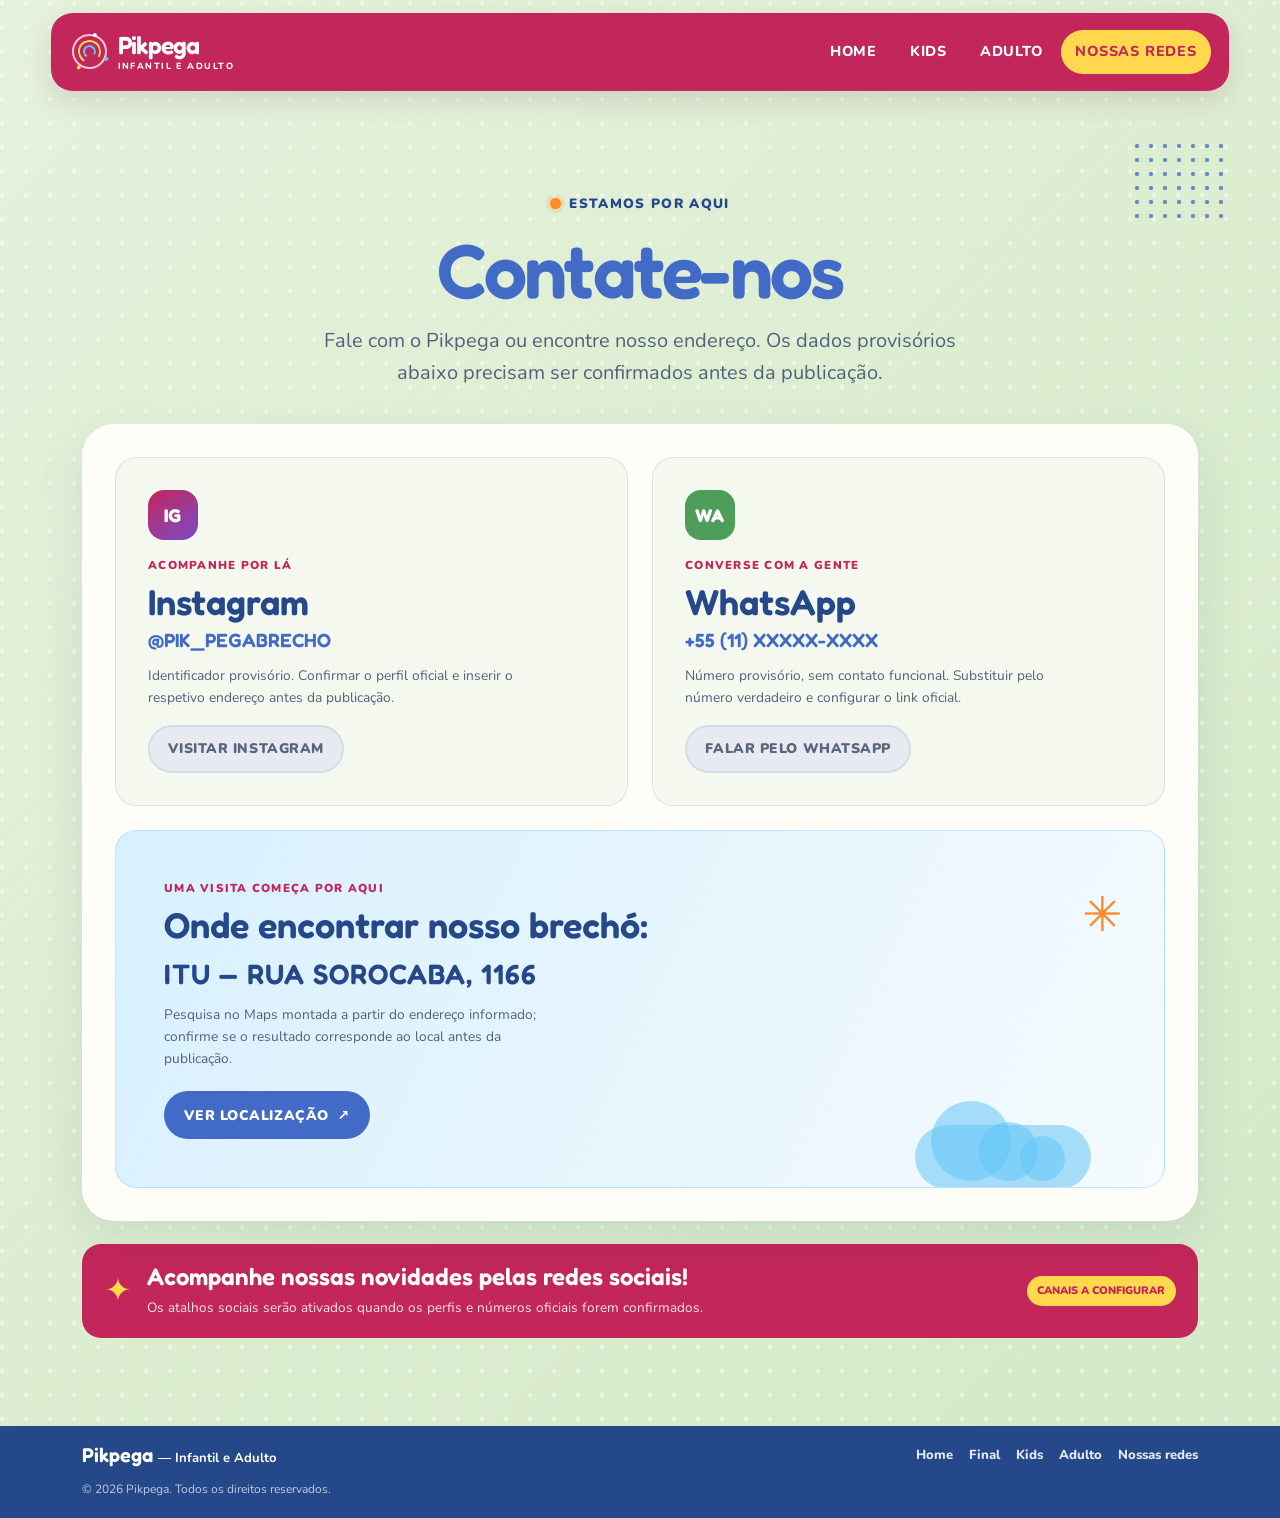
<file: redes.html>
<!doctype html>
<html lang="pt-BR">
<head>
  <meta charset="utf-8">
  <meta name="viewport" content="width=device-width, initial-scale=1">
  <meta name="theme-color" content="#d8ebcb">
  <meta name="description" content="Encontre os canais de contato do brechó Pikpega. Confirme os dados oficiais de redes sociais, WhatsApp e endereço antes da publicação.">
  <title>Contate-nos — Pikpega</title>
  <link rel="preconnect" href="https://fonts.googleapis.com">
  <link rel="preconnect" href="https://fonts.gstatic.com" crossorigin>
  <link href="https://fonts.googleapis.com/css2?family=Fredoka:wght@400;500;600;700&family=Nunito:wght@400;500;600;700;800&display=swap" rel="stylesheet">
  <link href="https://cdn.jsdelivr.net/npm/bootstrap@5.3.8/dist/css/bootstrap.min.css" rel="stylesheet" integrity="sha384-sRIl4kxILFvY47J16cr9ZwB07vP4J8+LH7qKQnuqkuIAvNWLzeN8tE5YBujZqJLB" crossorigin="anonymous">
  <link rel="stylesheet" href="css/style.css">
</head>
<body>
  <a class="skip-link" href="#conteudo">Pular para o conteúdo</a>
  <header class="site-header container-fluid">
    <div class="header-inner">
      <a class="brand" href="index.html" aria-label="Pikpega — página inicial"><span class="brand-spark" aria-hidden="true"><i></i><i></i><i></i></span><span class="brand-copy"><strong>Pikpega</strong><small>INFANTIL E ADULTO</small></span></a>
      <nav class="site-nav" aria-label="Navegação principal"><ul class="nav-list">
        <li><a class="nav-link" href="index.html">Home</a></li><li><a class="nav-link" href="kids.html">Kids</a></li><li><a class="nav-link" href="adulto.html">Adulto</a></li><li><a class="nav-link is-active" href="redes.html" aria-current="page">Nossas redes</a></li>
      </ul></nav>
    </div>
  </header>

  <main id="conteudo" class="container page-main contact-main">
    <span class="decor decor-dot decor-dot--page" aria-hidden="true"></span>
    <div class="page-heading page-heading--compact">
      <p class="eyebrow"><span class="eyebrow-dot" aria-hidden="true"></span> Estamos por aqui</p>
      <h1><span>Contate-nos</span></h1>
      <p>Fale com o Pikpega ou encontre nosso endereço. Os dados provisórios abaixo precisam ser confirmados antes da publicação.</p>
    </div>

    <section class="contact-panel" aria-label="Canais de contato do brechó Pikpega">
      <div class="row g-4">
        <article class="col-md-6">
          <div class="contact-card">
            <span class="contact-icon contact-icon--instagram" aria-hidden="true">ig</span>
            <p class="contact-kicker">Acompanhe por lá</p>
            <h2>Instagram</h2>
            <p class="contact-value">@PIK_PEGABRECHO</p>
            <p class="contact-help" id="instagram-config">Identificador provisório. Confirmar o perfil oficial e inserir o respetivo endereço antes da publicação.</p>
            <span class="button button--disabled" aria-disabled="true">Visitar Instagram</span>
          </div>
        </article>
        <article class="col-md-6">
          <div class="contact-card">
            <span class="contact-icon contact-icon--whatsapp" aria-hidden="true">wa</span>
            <p class="contact-kicker">Converse com a gente</p>
            <h2>WhatsApp</h2>
            <p class="contact-value">+55 (11) XXXXX-XXXX</p>
            <p class="contact-help" id="whatsapp-config">Número provisório, sem contato funcional. Substituir pelo número verdadeiro e configurar o link oficial.</p>
            <span class="button button--disabled" aria-disabled="true">Falar pelo WhatsApp</span>
          </div>
        </article>
        <article class="col-12">
          <div class="location-card">
            <span class="location-cloud" aria-hidden="true"><i></i><i></i><i></i></span>
            <div class="location-copy">
              <p class="contact-kicker">Uma visita começa por aqui</p>
              <h2>Onde encontrar nosso brechó:</h2>
              <p class="location-address">ITU — RUA SOROCABA, 1166</p>
              <p class="contact-help">Pesquisa no Maps montada a partir do endereço informado; confirme se o resultado corresponde ao local antes da publicação.</p>
              <a class="button button--blue" href="https://www.google.com/maps/search/?api=1&amp;query=ITU%20%E2%80%94%20RUA%20SOROCABA%2C%201166" target="_blank" rel="noopener noreferrer">Ver localização <span aria-hidden="true">↗</span></a>
            </div>
            <span class="location-spark" aria-hidden="true">✳</span>
          </div>
        </article>
      </div>
    </section>

    <section class="social-callout" aria-label="Acompanhe o Pikpega">
      <span class="social-callout-mark" aria-hidden="true">✦</span>
      <div><h2>Acompanhe nossas novidades pelas redes sociais!</h2><p>Os atalhos sociais serão ativados quando os perfis e números oficiais forem confirmados.</p></div>
      <span class="social-status">Canais a configurar</span>
    </section>
  </main>
<footer class="site-footer">
    <div class="container footer-inner">
      <a class="footer-brand" href="index.html">Pikpega <span>— Infantil e Adulto</span></a>
      <nav class="footer-nav" aria-label="Navegação do rodapé">
	      <a href="index.html">Home</a><a href="https://pikpega.vercel.app">Final</a><a href="kids.html">Kids</a><a href="adulto.html">Adulto</a><a href="redes.html">Nossas redes</a>
      </nav>
      <p class="footer-copy">© 2026 Pikpega. Todos os direitos reservados.</p>
    </div>
  </footer>
</body>
</html>
</file>
<file: css/style.css>
@charset "UTF-8";

:root {
  color-scheme: light;
  --green-wash: #e5f1dc;
  --green-soft: #d8ebcb;
  --green-pastel: #b8ddb1;
  --blue: #416bc7;
  --blue-dark: #244889;
  --blue-light: #62c4f5;
  --pink: #c3265b;
  --yellow: #ffd84d;
  --orange: #ff8a2b;
  --leaf: #4d9e59;
  --lilac: #a778c8;
  --white: #fff;
  --ink: #273652;
  --muted: #52627a;
  --paper: #fffdf8;
  --line: rgb(36 72 137 / 12%);
  --shadow-soft: 0 18px 48px rgb(39 67 100 / 10%);
  --font-display: "Fredoka", "Nunito", system-ui, sans-serif;
  --font-body: "Nunito", "Quicksand", system-ui, sans-serif;
}

* { box-sizing: border-box; }
html { scroll-behavior: smooth; }
body {
  min-width: 320px;
  margin: 0;
  color: var(--ink);
  background:
    radial-gradient(circle at 9% 14%, rgb(255 255 255 / 47%) 0 2px, transparent 2.5px) 0 0 / 24px 24px,
    linear-gradient(135deg, var(--green-wash), var(--green-soft) 74%, #d4e9c9);
  font-family: var(--font-body);
  font-size: 1rem;
  line-height: 1.6;
}
img { max-width: 100%; }
a { color: inherit; }
a:focus-visible, button:focus-visible, [tabindex]:focus-visible {
  outline: 3px solid var(--orange);
  outline-offset: 4px;
  border-radius: 6px;
}
.skip-link {
  position: absolute;
  z-index: 20;
  top: 0.75rem;
  left: 0.75rem;
  padding: 0.6rem 1rem;
  color: var(--white);
  background: var(--blue-dark);
  border-radius: 0.6rem;
  transform: translateY(-160%);
}
.skip-link:focus { transform: translateY(0); }

/* Shared header and wordmark */
.site-header {
  position: relative;
  z-index: 2;
  padding: 0.8rem clamp(1rem, 4vw, 3.5rem);
}
.header-inner {
  width: min(100%, 1320px);
  min-height: 78px;
  margin-inline: auto;
  padding: 0.7rem 1.1rem 0.7rem 1.3rem;
  display: flex;
  align-items: center;
  justify-content: space-between;
  gap: 1.25rem;
  border-radius: 1.35rem;
  background: var(--pink);
  box-shadow: 0 10px 24px rgb(123 37 74 / 15%);
}
.brand {
  display: inline-flex;
  align-items: center;
  gap: 0.65rem;
  flex: 0 0 auto;
  color: var(--white);
  text-decoration: none;
}
.brand-copy { display: grid; line-height: 1; }
.brand-copy strong {
  color: var(--white);
  font: 600 1.55rem/1 var(--font-display);
  letter-spacing: -0.045em;
}
.brand-copy small {
  margin-top: 0.23rem;
  font-size: 0.56rem;
  font-weight: 800;
  letter-spacing: 0.16em;
}
.brand-spark {
  position: relative;
  width: 2.2rem;
  height: 2.2rem;
  display: block;
  border: 2px solid rgb(255 255 255 / 75%);
  border-radius: 50%;
  transform: rotate(-15deg);
}
.brand-spark::before, .brand-spark::after {
  position: absolute;
  content: "";
  inset: 0.28rem;
  border: 2px solid var(--yellow);
  border-bottom-color: transparent;
  border-radius: 50%;
}
.brand-spark::after { inset: 0.56rem; border-color: var(--blue-light); border-bottom-color: transparent; }
.brand-spark i { position: absolute; z-index: 1; width: 0.25rem; height: 0.25rem; background: var(--white); border-radius: 50%; }
.brand-spark i:nth-child(1) { top: -0.08rem; right: 0.25rem; }
.brand-spark i:nth-child(2) { bottom: 0.1rem; left: -0.05rem; background: var(--yellow); }
.brand-spark i:nth-child(3) { right: -0.03rem; bottom: 0.12rem; background: var(--blue-light); }
.site-nav { min-width: 0; }
.nav-list {
  display: flex;
  flex-wrap: wrap;
  align-items: center;
  justify-content: flex-end;
  gap: 0.25rem;
  padding: 0;
  margin: 0;
  list-style: none;
}
.site-nav .nav-link {
  min-height: 44px;
  display: inline-flex;
  align-items: center;
  justify-content: center;
  padding: 0.65rem 0.9rem;
  color: var(--white);
  border-radius: 999px;
  font-size: 0.9rem;
  font-weight: 800;
  text-decoration: none;
  text-transform: uppercase;
  letter-spacing: 0.055em;
  transition: background-color 180ms ease, color 180ms ease, transform 180ms ease;
}
.site-nav .nav-link:hover { color: var(--pink); background: var(--white); transform: translateY(-1px); }
.site-nav .nav-link.is-active { color: var(--pink); background: var(--yellow); }

/* Shared button system */
.button {
  min-height: 48px;
  display: inline-flex;
  align-items: center;
  justify-content: center;
  gap: 0.55rem;
  padding: 0.78rem 1.15rem;
  border: 2px solid transparent;
  border-radius: 999px;
  font-size: 0.87rem;
  font-weight: 900;
  line-height: 1.25;
  text-align: center;
  text-decoration: none;
  text-transform: uppercase;
  letter-spacing: 0.04em;
  transition: transform 180ms ease, box-shadow 180ms ease, background-color 180ms ease;
}
.button:hover { transform: translateY(-2px); box-shadow: 0 8px 18px rgb(39 67 100 / 13%); }
.button--blue { color: var(--white); background: var(--blue); }
.button--blue:hover { color: var(--white); background: var(--blue-dark); }
.button--pink { color: var(--white); background: var(--pink); }
.button--pink:hover { color: var(--white); background: #a91e4d; }
.button--disabled {
  color: #58657b;
  background: #e7ebf1;
  border-color: #d5dce7;
  cursor: not-allowed;
  box-shadow: none;
}
.button--disabled:hover { transform: none; box-shadow: none; }

/* Home composition */
.home-main { position: relative; isolation: isolate; padding-block: clamp(3rem, 8vw, 6.5rem) 3rem; }
.home-layout { position: relative; z-index: 1; }
.home-copy { padding-block: 1rem; }
.eyebrow {
  display: inline-flex;
  align-items: center;
  gap: 0.55rem;
  margin: 0 0 1rem;
  color: var(--blue-dark);
  font-size: 0.84rem;
  font-weight: 900;
  letter-spacing: 0.1em;
  text-transform: uppercase;
}
.eyebrow-dot { width: 0.65rem; height: 0.65rem; background: var(--orange); border-radius: 50%; box-shadow: 0 0 0 4px rgb(255 138 43 / 17%); }
h1, h2, h3 { font-family: var(--font-display); }
.home-copy h1 {
  max-width: 12ch;
  margin: 0;
  color: var(--blue-dark);
  font-size: clamp(2.5rem, 5.3vw, 4.65rem);
  font-weight: 600;
  line-height: 0.99;
  letter-spacing: -0.035em;
}
.home-wordmark {
  display: block;
  color: var(--blue);
  font-size: clamp(4.5rem, 10vw, 8rem);
  font-weight: 700;
  letter-spacing: -0.075em;
  line-height: 0.95;
  text-shadow: 0 4px 0 rgb(255 255 255 / 65%);
}
.home-subtitle {
  width: fit-content;
  margin: 1rem 0 0;
  padding: 0.35rem 0.9rem;
  color: var(--pink);
  border: 2px dashed rgb(195 38 91 / 45%);
  border-radius: 999px;
  font: 600 1.25rem/1.3 var(--font-display);
  text-transform: uppercase;
  letter-spacing: 0.09em;
}
.home-description { max-width: 43ch; margin: 1.15rem 0 1.6rem; color: var(--muted); font-size: clamp(1.05rem, 1.4vw, 1.2rem); }
.home-actions { display: flex; flex-wrap: wrap; align-items: center; gap: 0.75rem; }
.home-actions .button { min-height: 52px; }
.text-link { padding: 0.55rem 0.4rem; color: var(--blue-dark); font-weight: 900; text-decoration-thickness: 2px; text-underline-offset: 4px; }
.text-link:hover { color: var(--pink); }
.home-visual-wrap { position: relative; padding: 1.4rem clamp(0.7rem, 4vw, 3rem) 2rem 1rem; }
.home-visual {
  position: relative;
  margin: 0;
  padding: 0.65rem;
  overflow: hidden;
  border: 3px solid var(--white);
  border-radius: 34% 34% 1.6rem 1.6rem / 20% 20% 1.6rem 1.6rem;
  background: var(--paper);
  box-shadow: var(--shadow-soft);
  transform: rotate(1.2deg);
}
.home-visual img { width: 100%; aspect-ratio: 1.15; display: block; object-fit: cover; border-radius: 30% 30% 1.1rem 1.1rem / 18% 18% 1.1rem 1.1rem; }
.image-caption {
  position: absolute;
  right: 1rem;
  bottom: 1rem;
  display: inline-flex;
  align-items: center;
  gap: 0.35rem;
  padding: 0.38rem 0.7rem;
  color: var(--blue-dark);
  background: rgb(255 255 255 / 93%);
  border-radius: 999px;
  font-size: 0.76rem;
  font-weight: 900;
}
.caption-mark { color: var(--pink); }
.decor { position: absolute; z-index: -1; pointer-events: none; }
.decor-dot { width: 120px; height: 100px; opacity: 0.75; background-image: radial-gradient(var(--blue) 1.8px, transparent 2.5px); background-size: 14px 14px; }
.decor-dot--home { top: 1.7rem; left: -1rem; transform: rotate(-9deg); }
.decor-rainbow { top: 2.5rem; right: -0.5rem; width: 92px; height: 138px; overflow: hidden; transform: rotate(8deg); }
.decor-rainbow i { position: absolute; top: 1rem; left: 50%; width: 132px; height: 132px; border: 11px solid var(--pink); border-bottom-color: transparent; border-left-color: transparent; border-radius: 50%; transform: translateX(-50%) rotate(-12deg); }
.decor-rainbow i:nth-child(2) { width: 104px; height: 104px; top: 1.88rem; border-color: var(--yellow); border-bottom-color: transparent; border-left-color: transparent; }
.decor-rainbow i:nth-child(3) { width: 76px; height: 76px; top: 2.76rem; border-color: var(--blue); border-bottom-color: transparent; border-left-color: transparent; }
.decor-hanger { top: -0.1rem; right: 5%; color: var(--blue); font: 700 5rem/1 var(--font-display); transform: rotate(90deg); }
.decor-tag { top: 43%; left: -0.9rem; padding: 0.6rem 0.75rem; color: var(--white); background: var(--pink); border-radius: 0.45rem 0.45rem 0.45rem 0.1rem; font: 700 0.7rem/1.15 var(--font-display); text-align: center; text-transform: uppercase; transform: rotate(-8deg); }
.decor-cloud { right: 0; bottom: -0.35rem; width: 8rem; height: 2.8rem; background: var(--blue-light); border-radius: 2rem; opacity: 0.85; }
.decor-cloud::before, .decor-cloud::after { position: absolute; bottom: 0.55rem; content: ""; background: inherit; border-radius: 50%; }
.decor-cloud::before { left: 1rem; width: 3.1rem; height: 3.1rem; }
.decor-cloud::after { right: 1rem; width: 2.5rem; height: 2.5rem; }
.home-note {
  position: relative;
  z-index: 1;
  width: fit-content;
  max-width: 620px;
  display: flex;
  align-items: center;
  gap: 0.8rem;
  margin: 3rem auto 0;
  padding: 0.8rem 1.25rem;
  background: rgb(255 255 255 / 70%);
  border: 1px solid rgb(255 255 255 / 80%);
  border-radius: 1rem;
  box-shadow: 0 10px 26px rgb(39 67 100 / 5%);
}
.home-note p { margin: 0; color: var(--blue-dark); font-weight: 800; }
.home-note-icon { color: var(--orange); font-size: 1.5rem; }

/* Category and contact pages */
.page-main { position: relative; isolation: isolate; min-height: 70vh; padding-block: clamp(2.8rem, 7vw, 5.5rem) 4rem; }
.decor-dot--page { top: 2.2rem; right: -1rem; width: 96px; height: 86px; }
.page-heading { max-width: 790px; margin: 0 auto clamp(2.4rem, 5vw, 3.5rem); text-align: center; }
.page-heading h1 { margin: 0; color: var(--blue-dark); font-size: clamp(2.75rem, 6vw, 5.25rem); font-weight: 600; line-height: 1.03; letter-spacing: -0.035em; }
.page-heading h1 span { color: var(--blue); }
.page-heading > p:last-child { max-width: 56ch; margin: 1rem auto 0; color: var(--muted); font-size: clamp(1.05rem, 2vw, 1.25rem); }
.section-kicker { display: flex; align-items: baseline; justify-content: space-between; gap: 1rem; margin: 0 0 1.2rem; }
.section-kicker h2 { margin: 0; color: var(--blue-dark); font-size: clamp(1.45rem, 3vw, 2rem); font-weight: 600; }
.section-kicker > span { flex: 0 0 auto; color: var(--pink); font-size: 0.75rem; font-weight: 900; letter-spacing: 0.08em; text-transform: uppercase; }
.catalog-grid { align-items: stretch; }
.catalog-card {
  height: 100%;
  overflow: hidden;
  background: var(--blue);
  border: 1px solid rgb(255 255 255 / 40%);
  border-radius: 1.4rem;
  box-shadow: 0 12px 28px rgb(36 72 137 / 15%);
  transition: transform 180ms ease, box-shadow 180ms ease;
}
.catalog-card:hover { transform: translateY(-4px); box-shadow: 0 18px 34px rgb(36 72 137 / 20%); }
.catalog-image {
  position: relative;
  display: grid;
  place-items: center;
  min-height: 230px;
  aspect-ratio: 4 / 3;
  padding: 0.6rem;
  overflow: hidden;
  background: #f4f6ed;
}
.catalog-image img { width: 100%; height: 100%; object-fit: contain; border-radius: 0.95rem; }
.image-label {
  position: absolute;
  right: 0.9rem;
  bottom: 0.9rem;
  padding: 0.35rem 0.65rem;
  color: var(--blue-dark);
  background: rgb(255 255 255 / 94%);
  border-radius: 999px;
  font-size: 0.68rem;
  font-weight: 900;
  letter-spacing: 0.045em;
  text-transform: uppercase;
}
.catalog-copy { padding: 1.2rem 1.3rem 1.4rem; color: var(--white); }
.catalog-category { margin: 0 0 0.3rem; color: #e1f3ff; font-size: 0.73rem; font-weight: 900; letter-spacing: 0.09em; text-transform: uppercase; }
.catalog-copy h3 { margin: 0 0 0.55rem; font-size: 1.55rem; font-weight: 600; line-height: 1.15; }
.catalog-copy > p:last-of-type { margin: 0; color: rgb(255 255 255 / 88%); font-size: 0.9rem; }
.catalog-card--note { display: flex; flex-direction: column; min-height: 100%; }
.catalog-art {
  position: relative;
  min-height: 230px;
  display: grid;
  place-items: center;
  overflow: hidden;
  background: linear-gradient(145deg, #d4ecff, #fff0bd 63%, #ffd9e4);
}
.art-sun { position: absolute; top: 1.8rem; right: 2rem; width: 4.3rem; height: 4.3rem; background: var(--yellow); border-radius: 50%; box-shadow: 0 0 0 14px rgb(255 216 77 / 20%); }
.art-hanger { position: relative; z-index: 1; color: var(--blue); font: 700 8rem/1 var(--font-display); transform: rotate(90deg); }
.art-star { position: absolute; bottom: 1rem; left: 1.6rem; color: var(--pink); font-size: 2.2rem; }
.catalog-art--adult { background: linear-gradient(135deg, #f8dcdd, #e5ddff 50%, #d8f1e1); }
.catalog-art--adult .art-sun { background: var(--orange); box-shadow: 0 0 0 14px rgb(255 138 43 / 18%); }
.image-label--inline { position: static; display: inline-flex; width: fit-content; margin-top: 0.8rem; }
.catalog-disclaimer { max-width: 850px; margin: 1.8rem auto 0; padding: 1rem 1.2rem; color: var(--blue-dark); background: rgb(255 255 255 / 63%); border-left: 4px solid var(--yellow); border-radius: 0 0.85rem 0.85rem 0; font-size: 0.91rem; font-weight: 700; }
.catalog-disclaimer span { margin-right: 0.45rem; color: var(--pink); }

/* Contact information */
.page-heading--compact { margin-bottom: 2.2rem; }
.contact-main { padding-bottom: 4.5rem; }
.contact-panel { position: relative; z-index: 1; padding: clamp(1rem, 3vw, 2rem); background: var(--paper); border: 1px solid rgb(255 255 255 / 85%); border-radius: 2rem; box-shadow: var(--shadow-soft); }
.contact-card {
  height: 100%;
  min-height: 330px;
  display: flex;
  flex-direction: column;
  align-items: flex-start;
  padding: clamp(1.3rem, 3vw, 2rem);
  background: #f5f8ef;
  border: 1px solid var(--line);
  border-radius: 1.35rem;
}
.contact-icon { width: 3.1rem; height: 3.1rem; display: grid; place-items: center; margin-bottom: 1rem; color: var(--white); border-radius: 1rem; font: 700 1.15rem/1 var(--font-display); text-transform: uppercase; }
.contact-icon--instagram { background: linear-gradient(145deg, var(--pink), #7b4cc6); }
.contact-icon--whatsapp { background: var(--leaf); }
.contact-kicker { margin: 0 0 0.35rem; color: var(--pink); font-size: 0.72rem; font-weight: 900; letter-spacing: 0.11em; text-transform: uppercase; }
.contact-card h2, .location-copy h2 { margin: 0; color: var(--blue-dark); font-size: clamp(1.65rem, 3vw, 2.25rem); font-weight: 600; }
.contact-value { margin: 0.3rem 0 0; color: var(--blue); font: 600 1.2rem/1.3 var(--font-display); overflow-wrap: anywhere; }
.contact-help { max-width: 48ch; margin: 0.75rem 0 1rem; color: var(--muted); font-size: 0.86rem; }
.contact-card .button { margin-top: auto; }
.location-card {
  position: relative;
  min-height: 260px;
  display: flex;
  align-items: center;
  overflow: hidden;
  padding: clamp(1.5rem, 4vw, 3rem);
  background: linear-gradient(115deg, #d8f0ff, #eaf7fc 65%, #f5fbfe);
  border: 1px solid rgb(98 196 245 / 35%);
  border-radius: 1.35rem;
}
.location-copy { position: relative; z-index: 1; max-width: 650px; }
.location-address { margin: 0.7rem 0 0; color: var(--blue-dark); font: 600 clamp(1.2rem, 3vw, 1.75rem)/1.25 var(--font-display); letter-spacing: 0.035em; }
.location-copy .button { margin-top: 0.3rem; }
.location-cloud { position: absolute; right: 7%; bottom: -0.1rem; width: 11rem; height: 4rem; background: rgb(98 196 245 / 53%); border-radius: 3rem; }
.location-cloud i { position: absolute; bottom: 0.5rem; display: block; width: 5rem; height: 5rem; background: inherit; border-radius: 50%; }
.location-cloud i:nth-child(1) { left: 1rem; }
.location-cloud i:nth-child(2) { left: 4rem; width: 3.7rem; height: 3.7rem; }
.location-cloud i:nth-child(3) { left: 6.6rem; width: 2.8rem; height: 2.8rem; }
.location-spark { position: absolute; right: 4%; top: 13%; color: var(--orange); font-size: 3rem; }
.social-callout {
  display: flex;
  align-items: center;
  gap: 1rem;
  margin: 1.4rem 0 0;
  padding: 1.2rem 1.4rem;
  color: var(--white);
  background: var(--pink);
  border-radius: 1.2rem;
}
.social-callout-mark { flex: 0 0 auto; color: var(--yellow); font-size: 2rem; }
.social-callout h2 { margin: 0; font: 600 clamp(1.15rem, 2vw, 1.5rem)/1.2 var(--font-display); }
.social-callout p { margin: 0.35rem 0 0; color: rgb(255 255 255 / 88%); font-size: 0.85rem; }
.social-status { flex: 0 0 auto; margin-left: auto; padding: 0.4rem 0.65rem; color: var(--pink); background: var(--yellow); border-radius: 999px; font-size: 0.68rem; font-weight: 900; text-align: center; text-transform: uppercase; }

/* Footer */
.site-footer { margin-top: 1rem; color: var(--white); background: var(--blue-dark); }
.footer-inner { min-height: 92px; display: flex; flex-wrap: wrap; align-items: center; justify-content: space-between; gap: 0.8rem 1.5rem; padding-block: 1.1rem; }
.footer-brand { color: var(--white); font: 600 1.25rem/1 var(--font-display); text-decoration: none; }
.footer-brand span { font: 700 0.82rem/1 var(--font-body); }
.footer-nav { display: flex; flex-wrap: wrap; gap: 0.4rem 1rem; }
.footer-nav a { color: rgb(255 255 255 / 88%); font-size: 0.82rem; font-weight: 800; text-decoration: none; }
.footer-nav a:hover { color: var(--yellow); text-decoration: underline; text-underline-offset: 3px; }
.footer-copy { flex: 0 0 100%; margin: 0; color: rgb(255 255 255 / 72%); font-size: 0.75rem; }

@media (max-width: 767.98px) {
  .header-inner { flex-direction: column; align-items: stretch; gap: 0.65rem; padding: 0.85rem; }
  .brand { justify-content: center; }
  .site-nav .nav-list { justify-content: center; gap: 0.1rem; }
  .site-nav .nav-link { min-height: 42px; padding: 0.55rem 0.65rem; font-size: 0.73rem; }
  .home-main { padding-top: 2.8rem; }
  .home-copy { text-align: center; }
  .home-copy .eyebrow { justify-content: center; }
  .home-copy h1 { max-width: none; }
  .home-subtitle { margin-inline: auto; }
  .home-description { margin-inline: auto; }
  .home-actions { justify-content: center; }
  .home-visual-wrap { width: min(100%, 570px); margin-inline: auto; padding-inline: 1.3rem; }
  .decor-rainbow { right: -0.2rem; transform: scale(0.75) rotate(8deg); transform-origin: top right; }
  .decor-hanger { right: 5%; font-size: 3.8rem; }
  .decor-tag { left: -0.1rem; }
  .page-heading { margin-bottom: 2rem; }
  .section-kicker { align-items: flex-start; flex-direction: column; gap: 0.25rem; }
  .location-cloud { right: -2rem; opacity: 0.5; }
  .social-callout { align-items: flex-start; flex-wrap: wrap; }
  .social-status { margin-left: 3rem; }
  .footer-inner { justify-content: center; text-align: center; }
  .footer-nav { justify-content: center; }
}

@media (max-width: 420px) {
  .site-header { padding-inline: 0.55rem; }
  .header-inner { border-radius: 1rem; }
  .site-nav .nav-list { gap: 0; }
  .site-nav .nav-link { padding-inline: 0.47rem; font-size: 0.66rem; letter-spacing: 0.025em; }
  .brand-copy strong { font-size: 1.42rem; }
  .home-copy h1 { font-size: 2.55rem; }
  .home-wordmark { font-size: clamp(4.1rem, 19vw, 5.8rem); }
  .home-actions .button { width: 100%; }
  .home-note { align-items: flex-start; }
  .contact-panel { padding: 0.85rem; border-radius: 1.35rem; }
  .contact-card { min-height: auto; }
  .location-card { padding: 1.3rem; }
  .location-copy h2 { max-width: 15ch; }
  .social-callout { padding: 1rem; }
  .social-status { margin-left: 2.8rem; }
}

@media (prefers-reduced-motion: reduce) {
  html { scroll-behavior: auto; }
  *, *::before, *::after { scroll-behavior: auto !important; transition-duration: 0.01ms !important; animation-duration: 0.01ms !important; animation-iteration-count: 1 !important; }
}
</file>
